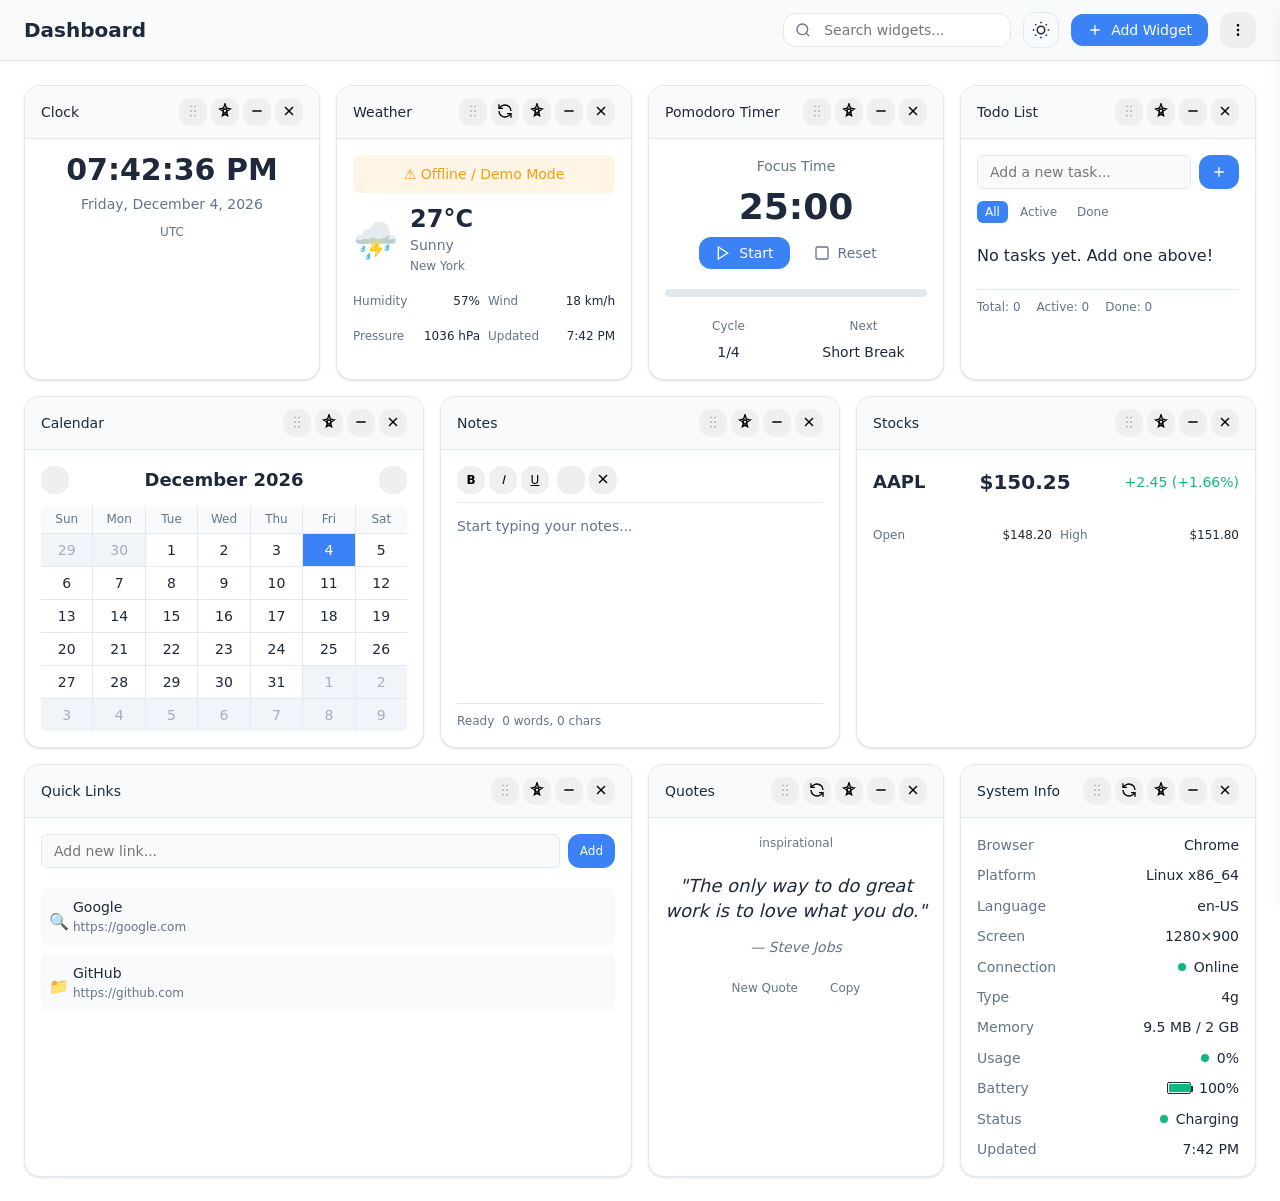
<file: dashboard/index.html>
<!DOCTYPE html>
<html lang="en">
<head>
    <meta charset="UTF-8">
    <meta name="viewport" content="width=device-width, initial-scale=1.0">
    <title>Customizable Dashboard</title>
    <meta name="description" content="A customizable, drag-and-drop dashboard with widgets">
    
    <!-- Favicon -->
    <link rel="icon" type="image/svg+xml" href="./assets/favicon.svg">
    
    <!-- CSS -->
    <link rel="stylesheet" href="./css/base.css">
    <link rel="stylesheet" href="./css/layout.css">
    <link rel="stylesheet" href="./css/components.css">
    <link rel="stylesheet" href="./css/widgets.css">
    <link rel="stylesheet" href="./css/themes.css">
    <link rel="stylesheet" href="./css/animations.css">
    
    <!-- Preload critical resources -->
    <link rel="preload" href="./assets/icons.svg" as="image" type="image/svg+xml">
</head>
<body class="page-loading">
    <!-- Icon Sprite -->
    <div class="sr-only">
        <object data="./assets/icons.svg" type="image/svg+xml"></object>
    </div>

    <!-- Main App Container -->
    <div class="dashboard-app">
        <!-- Top App Bar -->
        <header class="app-bar" role="banner">
            <h1 class="app-title">Dashboard</h1>
            
            <div class="app-controls">
                <!-- Search -->
                <div class="app-search">
                    <input 
                        type="search" 
                        placeholder="Search widgets..." 
                        aria-label="Search widgets"
                        id="widget-search"
                    >
                    <svg class="search-icon icon" aria-hidden="true">
                        <use href="./assets/icons.svg#icon-search"></use>
                    </svg>
                </div>
                
                <!-- Theme Toggle -->
                <button 
                    class="btn btn-icon theme-toggle tooltip" 
                    data-theme="system"
                    aria-label="Toggle theme"
                    title="Toggle theme"
                >
                    <svg class="theme-toggle-icon icon light-only" aria-hidden="true">
                        <use href="./assets/icons.svg#icon-sun"></use>
                    </svg>
                    <svg class="theme-toggle-icon icon dark-only" aria-hidden="true">
                        <use href="./assets/icons.svg#icon-moon"></use>
                    </svg>
                </button>
                
                <!-- Add Widget Button -->
                <button 
                    class="btn btn-primary" 
                    id="add-widget-btn"
                    aria-label="Add new widget"
                >
                    <svg class="icon" aria-hidden="true">
                        <use href="./assets/icons.svg#icon-plus"></use>
                    </svg>
                    Add Widget
                </button>
                
                <!-- Menu -->
                <div class="dropdown">
                    <button 
                        class="btn btn-icon" 
                        id="menu-btn"
                        aria-label="Open menu"
                        aria-expanded="false"
                        aria-haspopup="true"
                    >
                        <svg class="icon" aria-hidden="true">
                            <use href="./assets/icons.svg#icon-menu"></use>
                        </svg>
                    </button>
                    
                    <div class="dropdown-content" role="menu">
                        <button class="dropdown-item" id="import-btn" role="menuitem">
                            <svg class="icon" aria-hidden="true">
                                <use href="./assets/icons.svg#icon-upload"></use>
                            </svg>
                            Import Layout
                        </button>
                        <button class="dropdown-item" id="export-btn" role="menuitem">
                            <svg class="icon" aria-hidden="true">
                                <use href="./assets/icons.svg#icon-download"></use>
                            </svg>
                            Export Layout
                        </button>
                        <div class="dropdown-divider"></div>
                        <button class="dropdown-item danger" id="reset-btn" role="menuitem">
                            <svg class="icon" aria-hidden="true">
                                <use href="./assets/icons.svg#icon-reset"></use>
                            </svg>
                            Reset to Default
                        </button>
                    </div>
                </div>
            </div>
        </header>

        <!-- Main Content -->
        <main class="dashboard-main" role="main">
            <!-- Widget Grid -->
            <div class="widget-grid" id="widget-grid" role="region" aria-label="Dashboard widgets">
                <!-- Widgets will be dynamically inserted here -->
            </div>
            
            <!-- Grid Overlay (for development/debugging) -->
            <div class="grid-overlay" id="grid-overlay" aria-hidden="true">
                <!-- Grid cells will be generated by JavaScript -->
            </div>
        </main>
    </div>

    <!-- Side Panel -->
    <aside class="side-panel" id="side-panel" role="complementary" aria-label="Widget library">
        <div class="side-panel-header">
            <h2>Widget Library</h2>
            <button class="btn btn-icon" id="close-panel-btn" aria-label="Close panel">
                <svg class="icon" aria-hidden="true">
                    <use href="./assets/icons.svg#icon-close"></use>
                </svg>
            </button>
        </div>
        
        <div class="side-panel-content">
            <div class="widget-library" id="widget-library">
                <!-- Widget previews will be populated by JavaScript -->
            </div>
        </div>
    </aside>

    <!-- Modal for Add Widget -->
    <div class="modal-overlay" id="add-widget-modal" role="dialog" aria-labelledby="add-widget-title" aria-hidden="true">
        <div class="modal">
            <div class="modal-header">
                <h2 class="modal-title" id="add-widget-title">Add Widget</h2>
                <button class="btn btn-icon" aria-label="Close modal">
                    <svg class="icon" aria-hidden="true">
                        <use href="./assets/icons.svg#icon-close"></use>
                    </svg>
                </button>
            </div>
            
            <div class="modal-content">
                <div class="widget-library" id="modal-widget-library">
                    <!-- Widget options will be populated by JavaScript -->
                </div>
            </div>
        </div>
    </div>

    <!-- Modal for Widget Settings -->
    <div class="modal-overlay" id="widget-settings-modal" role="dialog" aria-labelledby="widget-settings-title" aria-hidden="true">
        <div class="modal">
            <div class="modal-header">
                <h2 class="modal-title" id="widget-settings-title">Widget Settings</h2>
                <button class="btn btn-icon" aria-label="Close modal">
                    <svg class="icon" aria-hidden="true">
                        <use href="./assets/icons.svg#icon-close"></use>
                    </svg>
                </button>
            </div>
            
            <div class="modal-content" id="widget-settings-content">
                <!-- Settings form will be populated by JavaScript -->
            </div>
            
            <div class="modal-footer">
                <button class="btn btn-secondary" id="cancel-settings-btn">Cancel</button>
                <button class="btn btn-primary" id="save-settings-btn">Save Changes</button>
            </div>
        </div>
    </div>

    <!-- Modal for Theme Selection -->
    <div class="modal-overlay" id="theme-modal" role="dialog" aria-labelledby="theme-title" aria-hidden="true">
        <div class="modal">
            <div class="modal-header">
                <h2 class="modal-title" id="theme-title">Choose Theme</h2>
                <button class="btn btn-icon" aria-label="Close modal">
                    <svg class="icon" aria-hidden="true">
                        <use href="./assets/icons.svg#icon-close"></use>
                    </svg>
                </button>
            </div>
            
            <div class="modal-content">
                <div class="theme-selector">
                    <div class="theme-option" data-theme="system">
                        <div class="theme-preview system">
                            <div class="theme-preview-bg"></div>
                            <div class="theme-preview-card"></div>
                        </div>
                        <h3 class="theme-name">System</h3>
                        <p class="theme-description">Follow system preference</p>
                    </div>
                    
                    <div class="theme-option" data-theme="light">
                        <div class="theme-preview light">
                            <div class="theme-preview-bg"></div>
                            <div class="theme-preview-card"></div>
                        </div>
                        <h3 class="theme-name">Light</h3>
                        <p class="theme-description">Clean and bright</p>
                    </div>
                    
                    <div class="theme-option" data-theme="dark">
                        <div class="theme-preview dark">
                            <div class="theme-preview-bg"></div>
                            <div class="theme-preview-card"></div>
                        </div>
                        <h3 class="theme-name">Dark</h3>
                        <p class="theme-description">Easy on the eyes</p>
                    </div>
                    
                    <div class="theme-option" data-theme="amoled">
                        <div class="theme-preview amoled">
                            <div class="theme-preview-bg"></div>
                            <div class="theme-preview-card"></div>
                        </div>
                        <h3 class="theme-name">AMOLED</h3>
                        <p class="theme-description">Pure black for OLED</p>
                    </div>
                </div>
            </div>
        </div>
    </div>

    <!-- Context Menu -->
    <div class="dropdown-content" id="context-menu" role="menu" style="position: fixed; display: none;">
        <button class="dropdown-item" id="context-settings" role="menuitem">
            <svg class="icon" aria-hidden="true">
                <use href="./assets/icons.svg#icon-settings"></use>
            </svg>
            Settings
        </button>
        <button class="dropdown-item" id="context-refresh" role="menuitem">
            <svg class="icon" aria-hidden="true">
                <use href="./assets/icons.svg#icon-refresh"></use>
            </svg>
            Refresh
        </button>
        <button class="dropdown-item" id="context-duplicate" role="menuitem">
            <svg class="icon" aria-hidden="true">
                <use href="./assets/icons.svg#icon-plus"></use>
            </svg>
            Duplicate
        </button>
        <div class="dropdown-divider"></div>
        <button class="dropdown-item danger" id="context-remove" role="menuitem">
            <svg class="icon" aria-hidden="true">
                <use href="./assets/icons.svg#icon-close"></use>
            </svg>
            Remove
        </button>
    </div>

    <!-- Toast Container -->
    <div class="toast-container" id="toast-container" role="region" aria-label="Notifications" aria-live="polite">
        <!-- Toasts will be dynamically inserted here -->
    </div>

    <!-- File Input for Import -->
    <input type="file" id="import-file" accept=".json" style="display: none;" aria-hidden="true">

    <!-- JavaScript Modules -->
    <script type="module" src="./js/main.js"></script>

    <!-- Service Worker Registration -->
    <script>
        if ('serviceWorker' in navigator) {
            window.addEventListener('load', function() {
                navigator.serviceWorker.register('./sw.js').then(function(registration) {
                    console.log('ServiceWorker registration successful');
                }, function(err) {
                    console.log('ServiceWorker registration failed: ', err);
                });
            });
        }
    </script>
</body>
</html>
</file>
<file: dashboard/css/base.css>
/* Base CSS - Reset, Variables, Typography, Utilities */

/* CSS Reset */
*,
*::before,
*::after {
  box-sizing: border-box;
  margin: 0;
  padding: 0;
}

html {
  line-height: 1.15;
  -webkit-text-size-adjust: 100%;
  scroll-behavior: smooth;
}

body {
  margin: 0;
  font-family: var(--font-family);
  background: var(--bg);
  color: var(--text);
  line-height: 1.6;
  transition: background-color 0.3s ease, color 0.3s ease;
}

/* CSS Custom Properties */
:root {
  /* Colors - Light Theme */
  --bg: #ffffff;
  --panel: #f8fafc;
  --card: #ffffff;
  --border: #e2e8f0;
  --text: #1e293b;
  --text-muted: #64748b;
  --primary: #3b82f6;
  --primary-hover: #2563eb;
  --accent: #8b5cf6;
  --success: #10b981;
  --warning: #f59e0b;
  --error: #ef4444;
  --info: #06b6d4;
  
  /* Shadows */
  --shadow-sm: 0 1px 2px 0 rgb(0 0 0 / 0.05);
  --shadow: 0 1px 3px 0 rgb(0 0 0 / 0.1), 0 1px 2px -1px rgb(0 0 0 / 0.1);
  --shadow-md: 0 4px 6px -1px rgb(0 0 0 / 0.1), 0 2px 4px -2px rgb(0 0 0 / 0.1);
  --shadow-lg: 0 10px 15px -3px rgb(0 0 0 / 0.1), 0 4px 6px -4px rgb(0 0 0 / 0.1);
  --shadow-xl: 0 20px 25px -5px rgb(0 0 0 / 0.1), 0 8px 10px -6px rgb(0 0 0 / 0.1);
  
  /* Focus and interaction */
  --ring: 0 0 0 3px rgb(59 130 246 / 0.1);
  --ring-offset: 2px;
  
  /* Border radius */
  --radius-sm: 0.125rem;
  --radius: 0.375rem;
  --radius-md: 0.5rem;
  --radius-lg: 0.75rem;
  --radius-xl: 1rem;
  --radius-2xl: 1.5rem;
  
  /* Spacing (8pt grid) */
  --space-1: 0.25rem;
  --space-2: 0.5rem;
  --space-3: 0.75rem;
  --space-4: 1rem;
  --space-5: 1.25rem;
  --space-6: 1.5rem;
  --space-8: 2rem;
  --space-10: 2.5rem;
  --space-12: 3rem;
  --space-16: 4rem;
  --space-20: 5rem;
  --space-24: 6rem;
  
  /* Typography */
  --font-family: system-ui, -apple-system, 'Segoe UI', Roboto, sans-serif;
  --font-family-mono: 'SF Mono', Monaco, 'Cascadia Code', 'Roboto Mono', Consolas, 'Courier New', monospace;
  
  --font-size-xs: 0.75rem;
  --font-size-sm: 0.875rem;
  --font-size-base: 1rem;
  --font-size-lg: 1.125rem;
  --font-size-xl: 1.25rem;
  --font-size-2xl: 1.5rem;
  --font-size-3xl: 1.875rem;
  --font-size-4xl: 2.25rem;
  
  --font-weight-normal: 400;
  --font-weight-medium: 500;
  --font-weight-semibold: 600;
  --font-weight-bold: 700;
  
  /* Layout */
  --grid-cols: 12;
  --grid-gap: 1rem;
  --grid-row-height: 60px;
  
  /* Animation */
  --duration-fast: 150ms;
  --duration-normal: 250ms;
  --duration-slow: 350ms;
  --easing: cubic-bezier(0.4, 0, 0.2, 1);
  --easing-spring: cubic-bezier(0.68, -0.55, 0.265, 1.55);
  
  /* Backdrop blur */
  --blur: 12px;
  --blur-sm: 4px;
  --blur-lg: 24px;
}

/* Dark Theme */
[data-theme="dark"] {
  --bg: #0f172a;
  --panel: #1e293b;
  --card: #334155;
  --border: #475569;
  --text: #f1f5f9;
  --text-muted: #94a3b8;
  --primary: #60a5fa;
  --primary-hover: #3b82f6;
  --accent: #a78bfa;
  --success: #34d399;
  --warning: #fbbf24;
  --error: #f87171;
  --info: #22d3ee;
}

/* AMOLED Theme */
[data-theme="amoled"] {
  --bg: #000000;
  --panel: #111111;
  --card: #1a1a1a;
  --border: #333333;
  --text: #ffffff;
  --text-muted: #a1a1a1;
  --primary: #60a5fa;
  --primary-hover: #3b82f6;
  --accent: #a78bfa;
  --success: #34d399;
  --warning: #fbbf24;
  --error: #f87171;
  --info: #22d3ee;
}

/* System theme detection */
@media (prefers-color-scheme: dark) {
  :root:not([data-theme]) {
    --bg: #0f172a;
    --panel: #1e293b;
    --card: #334155;
    --border: #475569;
    --text: #f1f5f9;
    --text-muted: #94a3b8;
    --primary: #60a5fa;
    --primary-hover: #3b82f6;
    --accent: #a78bfa;
    --success: #34d399;
    --warning: #fbbf24;
    --error: #f87171;
    --info: #22d3ee;
  }
}

/* Typography */
h1, h2, h3, h4, h5, h6 {
  font-weight: var(--font-weight-semibold);
  line-height: 1.2;
  margin-bottom: var(--space-4);
}

h1 { font-size: var(--font-size-4xl); }
h2 { font-size: var(--font-size-3xl); }
h3 { font-size: var(--font-size-2xl); }
h4 { font-size: var(--font-size-xl); }
h5 { font-size: var(--font-size-lg); }
h6 { font-size: var(--font-size-base); }

p {
  margin-bottom: var(--space-4);
}

small {
  font-size: var(--font-size-sm);
  color: var(--text-muted);
}

/* Links */
a {
  color: var(--primary);
  text-decoration: none;
  transition: color var(--duration-fast) var(--easing);
}

a:hover {
  color: var(--primary-hover);
}

a:focus-visible {
  outline: 2px solid var(--primary);
  outline-offset: var(--ring-offset);
  border-radius: var(--radius-sm);
}

/* Form elements */
input, textarea, select, button {
  font-family: inherit;
  font-size: inherit;
}

/* Focus styles */
:focus-visible {
  outline: 2px solid var(--primary);
  outline-offset: var(--ring-offset);
}

/* Utility Classes */

/* Display */
.hidden { display: none !important; }
.block { display: block; }
.inline-block { display: inline-block; }
.inline { display: inline; }
.flex { display: flex; }
.inline-flex { display: inline-flex; }
.grid { display: grid; }
.inline-grid { display: inline-grid; }

/* Flexbox */
.flex-row { flex-direction: row; }
.flex-col { flex-direction: column; }
.flex-wrap { flex-wrap: wrap; }
.flex-nowrap { flex-wrap: nowrap; }
.items-start { align-items: flex-start; }
.items-center { align-items: center; }
.items-end { align-items: flex-end; }
.items-stretch { align-items: stretch; }
.justify-start { justify-content: flex-start; }
.justify-center { justify-content: center; }
.justify-end { justify-content: flex-end; }
.justify-between { justify-content: space-between; }
.justify-around { justify-content: space-around; }
.flex-1 { flex: 1 1 0%; }
.flex-auto { flex: 1 1 auto; }
.flex-none { flex: none; }

/* Grid */
.grid-cols-1 { grid-template-columns: repeat(1, minmax(0, 1fr)); }
.grid-cols-2 { grid-template-columns: repeat(2, minmax(0, 1fr)); }
.grid-cols-3 { grid-template-columns: repeat(3, minmax(0, 1fr)); }
.grid-cols-4 { grid-template-columns: repeat(4, minmax(0, 1fr)); }
.grid-cols-6 { grid-template-columns: repeat(6, minmax(0, 1fr)); }
.grid-cols-12 { grid-template-columns: repeat(12, minmax(0, 1fr)); }
.gap-1 { gap: var(--space-1); }
.gap-2 { gap: var(--space-2); }
.gap-3 { gap: var(--space-3); }
.gap-4 { gap: var(--space-4); }
.gap-6 { gap: var(--space-6); }
.gap-8 { gap: var(--space-8); }

/* Spacing */
.p-0 { padding: 0; }
.p-1 { padding: var(--space-1); }
.p-2 { padding: var(--space-2); }
.p-3 { padding: var(--space-3); }
.p-4 { padding: var(--space-4); }
.p-6 { padding: var(--space-6); }
.p-8 { padding: var(--space-8); }

.px-1 { padding-left: var(--space-1); padding-right: var(--space-1); }
.px-2 { padding-left: var(--space-2); padding-right: var(--space-2); }
.px-3 { padding-left: var(--space-3); padding-right: var(--space-3); }
.px-4 { padding-left: var(--space-4); padding-right: var(--space-4); }
.px-6 { padding-left: var(--space-6); padding-right: var(--space-6); }

.py-1 { padding-top: var(--space-1); padding-bottom: var(--space-1); }
.py-2 { padding-top: var(--space-2); padding-bottom: var(--space-2); }
.py-3 { padding-top: var(--space-3); padding-bottom: var(--space-3); }
.py-4 { padding-top: var(--space-4); padding-bottom: var(--space-4); }

.m-0 { margin: 0; }
.m-1 { margin: var(--space-1); }
.m-2 { margin: var(--space-2); }
.m-3 { margin: var(--space-3); }
.m-4 { margin: var(--space-4); }
.m-auto { margin: auto; }

.mx-auto { margin-left: auto; margin-right: auto; }
.my-auto { margin-top: auto; margin-bottom: auto; }

.mb-1 { margin-bottom: var(--space-1); }
.mb-2 { margin-bottom: var(--space-2); }
.mb-3 { margin-bottom: var(--space-3); }
.mb-4 { margin-bottom: var(--space-4); }
.mb-6 { margin-bottom: var(--space-6); }

.mt-1 { margin-top: var(--space-1); }
.mt-2 { margin-top: var(--space-2); }
.mt-3 { margin-top: var(--space-3); }
.mt-4 { margin-top: var(--space-4); }

/* Text */
.text-left { text-align: left; }
.text-center { text-align: center; }
.text-right { text-align: right; }
.text-xs { font-size: var(--font-size-xs); }
.text-sm { font-size: var(--font-size-sm); }
.text-base { font-size: var(--font-size-base); }
.text-lg { font-size: var(--font-size-lg); }
.text-xl { font-size: var(--font-size-xl); }
.text-2xl { font-size: var(--font-size-2xl); }

.font-normal { font-weight: var(--font-weight-normal); }
.font-medium { font-weight: var(--font-weight-medium); }
.font-semibold { font-weight: var(--font-weight-semibold); }
.font-bold { font-weight: var(--font-weight-bold); }

.text-muted { color: var(--text-muted); }
.text-primary { color: var(--primary); }
.text-success { color: var(--success); }
.text-warning { color: var(--warning); }
.text-error { color: var(--error); }

/* Borders */
.border { border: 1px solid var(--border); }
.border-t { border-top: 1px solid var(--border); }
.border-b { border-bottom: 1px solid var(--border); }
.border-l { border-left: 1px solid var(--border); }
.border-r { border-right: 1px solid var(--border); }

.rounded { border-radius: var(--radius); }
.rounded-sm { border-radius: var(--radius-sm); }
.rounded-md { border-radius: var(--radius-md); }
.rounded-lg { border-radius: var(--radius-lg); }
.rounded-xl { border-radius: var(--radius-xl); }
.rounded-2xl { border-radius: var(--radius-2xl); }
.rounded-full { border-radius: 9999px; }

/* Background */
.bg-transparent { background-color: transparent; }
.bg-card { background-color: var(--card); }
.bg-panel { background-color: var(--panel); }
.bg-primary { background-color: var(--primary); }
.bg-success { background-color: var(--success); }
.bg-warning { background-color: var(--warning); }
.bg-error { background-color: var(--error); }

/* Shadows */
.shadow-sm { box-shadow: var(--shadow-sm); }
.shadow { box-shadow: var(--shadow); }
.shadow-md { box-shadow: var(--shadow-md); }
.shadow-lg { box-shadow: var(--shadow-lg); }
.shadow-xl { box-shadow: var(--shadow-xl); }

/* Positioning */
.relative { position: relative; }
.absolute { position: absolute; }
.fixed { position: fixed; }
.sticky { position: sticky; }
.static { position: static; }

.inset-0 { top: 0; right: 0; bottom: 0; left: 0; }
.top-0 { top: 0; }
.right-0 { right: 0; }
.bottom-0 { bottom: 0; }
.left-0 { left: 0; }

/* Z-index */
.z-10 { z-index: 10; }
.z-20 { z-index: 20; }
.z-30 { z-index: 30; }
.z-40 { z-index: 40; }
.z-50 { z-index: 50; }

/* Width & Height */
.w-full { width: 100%; }
.w-auto { width: auto; }
.h-full { height: 100%; }
.h-auto { height: auto; }
.h-screen { height: 100vh; }
.min-h-screen { min-height: 100vh; }

/* Overflow */
.overflow-hidden { overflow: hidden; }
.overflow-auto { overflow: auto; }
.overflow-scroll { overflow: scroll; }
.overflow-x-auto { overflow-x: auto; }
.overflow-y-auto { overflow-y: auto; }

/* Cursor */
.cursor-pointer { cursor: pointer; }
.cursor-move { cursor: move; }
.cursor-grab { cursor: grab; }
.cursor-grabbing { cursor: grabbing; }
.cursor-not-allowed { cursor: not-allowed; }

/* Select */
.select-none { user-select: none; }
.select-text { user-select: text; }
.select-all { user-select: all; }

/* Accessibility */
.sr-only {
  position: absolute;
  width: 1px;
  height: 1px;
  padding: 0;
  margin: -1px;
  overflow: hidden;
  clip: rect(0, 0, 0, 0);
  white-space: nowrap;
  border: 0;
}

.visually-hidden {
  position: absolute !important;
  width: 1px !important;
  height: 1px !important;
  padding: 0 !important;
  margin: -1px !important;
  overflow: hidden !important;
  clip: rect(0, 0, 0, 0) !important;
  white-space: nowrap !important;
  border: 0 !important;
}

/* Reduced motion */
@media (prefers-reduced-motion: reduce) {
  *,
  *::before,
  *::after {
    animation-duration: 0.01ms !important;
    animation-iteration-count: 1 !important;
    transition-duration: 0.01ms !important;
    scroll-behavior: auto !important;
  }
}
</file>
<file: dashboard/css/layout.css>
/* Layout CSS - Grid System, Responsive Layout */

/* App Layout */
.dashboard-app {
  display: flex;
  flex-direction: column;
  min-height: 100vh;
  background: var(--bg);
}

/* Top App Bar */
.app-bar {
  display: flex;
  align-items: center;
  justify-content: space-between;
  padding: var(--space-3) var(--space-6);
  background: var(--panel);
  border-bottom: 1px solid var(--border);
  box-shadow: var(--shadow-sm);
  position: sticky;
  top: 0;
  z-index: 40;
  backdrop-filter: blur(var(--blur));
}

.app-title {
  font-size: var(--font-size-xl);
  font-weight: var(--font-weight-semibold);
  color: var(--text);
  margin: 0;
}

.app-controls {
  display: flex;
  align-items: center;
  gap: var(--space-3);
}

.app-search {
  position: relative;
  max-width: 300px;
}

.app-search input {
  width: 100%;
  padding: var(--space-2) var(--space-3) var(--space-2) var(--space-10);
  border: 1px solid var(--border);
  border-radius: var(--radius-lg);
  background: var(--card);
  color: var(--text);
  font-size: var(--font-size-sm);
  transition: border-color var(--duration-fast) var(--easing);
}

.app-search input:focus {
  outline: none;
  border-color: var(--primary);
  box-shadow: var(--ring);
}

.app-search .search-icon {
  position: absolute;
  left: var(--space-3);
  top: 50%;
  transform: translateY(-50%);
  width: 16px;
  height: 16px;
  color: var(--text-muted);
  pointer-events: none;
}

/* Main Content Area */
.dashboard-main {
  flex: 1;
  padding: var(--space-6);
  overflow: hidden;
}

/* Widget Grid Container */
.widget-grid {
  display: grid;
  grid-template-columns: repeat(var(--grid-cols), 1fr);
  gap: var(--grid-gap);
  min-height: 100%;
  position: relative;
}

/* Widget Grid Item */
.widget-grid-item {
  position: relative;
  background: var(--card);
  border: 1px solid var(--border);
  border-radius: var(--radius-xl);
  box-shadow: var(--shadow);
  transition: all var(--duration-normal) var(--easing);
  overflow: hidden;
  display: flex;
  flex-direction: column;
  min-height: calc(var(--grid-row-height) * 2);
}

.widget-grid-item:hover {
  box-shadow: var(--shadow-lg);
  transform: translateY(-2px);
}

.widget-grid-item:focus-within {
  outline: 2px solid var(--primary);
  outline-offset: 2px;
}

/* Widget being dragged */
.widget-grid-item.dragging {
  opacity: 0.8;
  transform: rotate(2deg) scale(1.02);
  z-index: 1000;
  box-shadow: var(--shadow-xl);
  cursor: grabbing;
}

/* Widget drag ghost/preview */
.widget-drag-ghost {
  position: absolute;
  background: var(--primary);
  opacity: 0.2;
  border: 2px dashed var(--primary);
  border-radius: var(--radius-xl);
  pointer-events: none;
  z-index: 999;
}

/* Widget Header */
.widget-header {
  display: flex;
  align-items: center;
  justify-content: space-between;
  padding: var(--space-3) var(--space-4);
  border-bottom: 1px solid var(--border);
  background: var(--panel);
  min-height: 48px;
}

.widget-title {
  font-size: var(--font-size-sm);
  font-weight: var(--font-weight-medium);
  color: var(--text);
  margin: 0;
  flex: 1;
  white-space: nowrap;
  overflow: hidden;
  text-overflow: ellipsis;
}

.widget-actions {
  display: flex;
  align-items: center;
  gap: var(--space-1);
}

.widget-drag-handle {
  cursor: grab;
  color: var(--text-muted);
  padding: var(--space-1);
  border-radius: var(--radius);
  transition: color var(--duration-fast) var(--easing);
}

.widget-drag-handle:hover {
  color: var(--text);
}

.widget-drag-handle:active {
  cursor: grabbing;
}

/* Widget Content */
.widget-content {
  flex: 1;
  padding: var(--space-4);
  overflow: auto;
  display: flex;
  flex-direction: column;
}

.widget-content.minimized {
  display: none;
}

/* Widget expanded state */
.widget-grid-item.expanded {
  grid-column: 1 / -1;
  grid-row: 1 / -1;
  z-index: 30;
  max-height: 90vh;
  overflow: auto;
}

.widget-grid-item.expanded .widget-content {
  overflow: auto;
}

/* Resize Handles */
.resize-handle {
  position: absolute;
  background: transparent;
  z-index: 10;
}

.resize-handle:hover {
  background: var(--primary);
  opacity: 0.3;
}

.resize-handle.active {
  background: var(--primary);
  opacity: 0.5;
}

.resize-n {
  top: 0;
  left: 0;
  right: 0;
  height: 4px;
  cursor: ns-resize;
}

.resize-s {
  bottom: 0;
  left: 0;
  right: 0;
  height: 4px;
  cursor: ns-resize;
}

.resize-e {
  top: 0;
  right: 0;
  bottom: 0;
  width: 4px;
  cursor: ew-resize;
}

.resize-w {
  top: 0;
  left: 0;
  bottom: 0;
  width: 4px;
  cursor: ew-resize;
}

.resize-ne {
  top: 0;
  right: 0;
  width: 8px;
  height: 8px;
  cursor: ne-resize;
}

.resize-nw {
  top: 0;
  left: 0;
  width: 8px;
  height: 8px;
  cursor: nw-resize;
}

.resize-se {
  bottom: 0;
  right: 0;
  width: 8px;
  height: 8px;
  cursor: se-resize;
}

.resize-sw {
  bottom: 0;
  left: 0;
  width: 8px;
  height: 8px;
  cursor: sw-resize;
}

/* Side Panel */
.side-panel {
  position: fixed;
  top: 0;
  right: 0;
  bottom: 0;
  width: 320px;
  background: var(--panel);
  border-left: 1px solid var(--border);
  box-shadow: var(--shadow-lg);
  transform: translateX(100%);
  transition: transform var(--duration-normal) var(--easing);
  z-index: 50;
  overflow-y: auto;
}

.side-panel.open {
  transform: translateX(0);
}

.side-panel-header {
  padding: var(--space-4);
  border-bottom: 1px solid var(--border);
}

.side-panel-content {
  padding: var(--space-4);
}

/* Widget Library */
.widget-library {
  display: grid;
  gap: var(--space-3);
}

.widget-preview {
  padding: var(--space-3);
  border: 1px solid var(--border);
  border-radius: var(--radius-lg);
  background: var(--card);
  cursor: pointer;
  transition: all var(--duration-fast) var(--easing);
}

.widget-preview:hover {
  border-color: var(--primary);
  box-shadow: var(--shadow);
}

.widget-preview-title {
  font-size: var(--font-size-sm);
  font-weight: var(--font-weight-medium);
  margin-bottom: var(--space-1);
}

.widget-preview-description {
  font-size: var(--font-size-xs);
  color: var(--text-muted);
}

/* Grid Overlay (for debugging/development) */
.grid-overlay {
  position: absolute;
  top: 0;
  left: 0;
  right: 0;
  bottom: 0;
  display: grid;
  grid-template-columns: repeat(var(--grid-cols), 1fr);
  gap: var(--grid-gap);
  pointer-events: none;
  z-index: 1;
  opacity: 0;
  transition: opacity var(--duration-fast) var(--easing);
}

.grid-overlay.visible {
  opacity: 1;
}

.grid-cell {
  border: 1px dashed rgba(59, 130, 246, 0.3);
  background: rgba(59, 130, 246, 0.05);
  min-height: var(--grid-row-height);
}

/* Responsive Design */
@media (max-width: 1200px) {
  :root {
    --grid-cols: 8;
  }
  
  .app-bar {
    padding: var(--space-3) var(--space-4);
  }
  
  .dashboard-main {
    padding: var(--space-4);
  }
}

@media (max-width: 768px) {
  :root {
    --grid-cols: 4;
    --grid-gap: 0.75rem;
    --grid-row-height: 50px;
  }
  
  .app-bar {
    padding: var(--space-2) var(--space-3);
    flex-wrap: wrap;
    gap: var(--space-2);
  }
  
  .app-title {
    font-size: var(--font-size-lg);
  }
  
  .app-controls {
    flex-wrap: wrap;
    gap: var(--space-2);
  }
  
  .app-search {
    max-width: 200px;
  }
  
  .dashboard-main {
    padding: var(--space-3);
  }
  
  .widget-header {
    padding: var(--space-2) var(--space-3);
    min-height: 40px;
  }
  
  .widget-content {
    padding: var(--space-3);
  }
  
  .side-panel {
    width: 280px;
  }
}

@media (max-width: 480px) {
  :root {
    --grid-cols: 2;
    --grid-gap: 0.5rem;
    --grid-row-height: 40px;
  }
  
  .app-bar {
    padding: var(--space-2);
  }
  
  .app-title {
    font-size: var(--font-size-base);
  }
  
  .dashboard-main {
    padding: var(--space-2);
  }
  
  .widget-header {
    padding: var(--space-2);
    min-height: 36px;
  }
  
  .widget-title {
    font-size: var(--font-size-xs);
  }
  
  .widget-content {
    padding: var(--space-2);
  }
  
  .side-panel {
    width: 100%;
    left: 0;
  }
}
</file>
<file: dashboard/css/components.css>
/* Components CSS - Buttons, Modals, Toasts, Tooltips */

/* Buttons */
.btn {
  display: inline-flex;
  align-items: center;
  justify-content: center;
  gap: var(--space-2);
  padding: var(--space-2) var(--space-4);
  border: none;
  border-radius: var(--radius-lg);
  font-size: var(--font-size-sm);
  font-weight: var(--font-weight-medium);
  line-height: 1;
  text-decoration: none;
  cursor: pointer;
  transition: all var(--duration-fast) var(--easing);
  position: relative;
  overflow: hidden;
  user-select: none;
}

.btn:disabled {
  opacity: 0.5;
  cursor: not-allowed;
}

.btn:focus-visible {
  outline: 2px solid var(--primary);
  outline-offset: 2px;
}

/* Button variants */
.btn-primary {
  background: var(--primary);
  color: white;
}

.btn-primary:hover:not(:disabled) {
  background: var(--primary-hover);
  transform: translateY(-1px);
  box-shadow: var(--shadow-md);
}

.btn-secondary {
  background: var(--panel);
  color: var(--text);
  border: 1px solid var(--border);
}

.btn-secondary:hover:not(:disabled) {
  background: var(--card);
  transform: translateY(-1px);
  box-shadow: var(--shadow);
}

.btn-ghost {
  background: transparent;
  color: var(--text-muted);
}

.btn-ghost:hover:not(:disabled) {
  background: var(--panel);
  color: var(--text);
}

.btn-success {
  background: var(--success);
  color: white;
}

.btn-success:hover:not(:disabled) {
  background: color-mix(in srgb, var(--success) 90%, black);
  transform: translateY(-1px);
  box-shadow: var(--shadow-md);
}

.btn-warning {
  background: var(--warning);
  color: white;
}

.btn-warning:hover:not(:disabled) {
  background: color-mix(in srgb, var(--warning) 90%, black);
  transform: translateY(-1px);
  box-shadow: var(--shadow-md);
}

.btn-error {
  background: var(--error);
  color: white;
}

.btn-error:hover:not(:disabled) {
  background: color-mix(in srgb, var(--error) 90%, black);
  transform: translateY(-1px);
  box-shadow: var(--shadow-md);
}

/* Button sizes */
.btn-sm {
  padding: var(--space-1) var(--space-3);
  font-size: var(--font-size-xs);
}

.btn-lg {
  padding: var(--space-3) var(--space-6);
  font-size: var(--font-size-base);
}

/* Icon buttons */
.btn-icon {
  padding: var(--space-2);
  width: 36px;
  height: 36px;
}

.btn-icon.btn-sm {
  width: 28px;
  height: 28px;
  padding: var(--space-1);
}

.btn-icon.btn-lg {
  width: 44px;
  height: 44px;
  padding: var(--space-3);
}

/* Button ripple effect */
.btn::before {
  content: '';
  position: absolute;
  top: 50%;
  left: 50%;
  width: 0;
  height: 0;
  border-radius: 50%;
  background: rgba(255, 255, 255, 0.3);
  transform: translate(-50%, -50%);
  transition: width var(--duration-normal) var(--easing), 
              height var(--duration-normal) var(--easing);
}

.btn:active::before {
  width: 300px;
  height: 300px;
}

/* Icon component */
.icon {
  width: 16px;
  height: 16px;
  flex-shrink: 0;
  fill: currentColor;
}

.icon-sm {
  width: 12px;
  height: 12px;
}

.icon-lg {
  width: 20px;
  height: 20px;
}

.icon-xl {
  width: 24px;
  height: 24px;
}

/* Forms */
.form-group {
  margin-bottom: var(--space-4);
}

.form-label {
  display: block;
  font-size: var(--font-size-sm);
  font-weight: var(--font-weight-medium);
  color: var(--text);
  margin-bottom: var(--space-2);
}

.form-input,
.form-textarea,
.form-select {
  width: 100%;
  padding: var(--space-3);
  border: 1px solid var(--border);
  border-radius: var(--radius-lg);
  background: var(--card);
  color: var(--text);
  font-size: var(--font-size-sm);
  transition: border-color var(--duration-fast) var(--easing);
}

.form-input:focus,
.form-textarea:focus,
.form-select:focus {
  outline: none;
  border-color: var(--primary);
  box-shadow: var(--ring);
}

.form-textarea {
  resize: vertical;
  min-height: 80px;
}

.form-error {
  display: block;
  font-size: var(--font-size-xs);
  color: var(--error);
  margin-top: var(--space-1);
}

/* Checkbox and Radio */
.form-checkbox,
.form-radio {
  appearance: none;
  width: 16px;
  height: 16px;
  border: 2px solid var(--border);
  background: var(--card);
  cursor: pointer;
  transition: all var(--duration-fast) var(--easing);
}

.form-checkbox {
  border-radius: var(--radius);
}

.form-radio {
  border-radius: 50%;
}

.form-checkbox:checked,
.form-radio:checked {
  background: var(--primary);
  border-color: var(--primary);
}

.form-checkbox:checked::before {
  content: '✓';
  display: block;
  text-align: center;
  color: white;
  font-size: 12px;
  line-height: 12px;
}

.form-radio:checked::before {
  content: '';
  display: block;
  width: 6px;
  height: 6px;
  border-radius: 50%;
  background: white;
  margin: 3px auto;
}

.form-switch {
  appearance: none;
  width: 40px;
  height: 20px;
  border-radius: 10px;
  background: var(--border);
  cursor: pointer;
  position: relative;
  transition: background var(--duration-fast) var(--easing);
}

.form-switch::before {
  content: '';
  position: absolute;
  top: 2px;
  left: 2px;
  width: 16px;
  height: 16px;
  border-radius: 50%;
  background: white;
  transition: transform var(--duration-fast) var(--easing);
}

.form-switch:checked {
  background: var(--primary);
}

.form-switch:checked::before {
  transform: translateX(20px);
}

/* Modals */
.modal-overlay {
  position: fixed;
  top: 0;
  left: 0;
  right: 0;
  bottom: 0;
  background: rgba(0, 0, 0, 0.5);
  backdrop-filter: blur(var(--blur-sm));
  display: flex;
  align-items: center;
  justify-content: center;
  padding: var(--space-4);
  z-index: 1000;
  opacity: 0;
  visibility: hidden;
  transition: all var(--duration-normal) var(--easing);
}

.modal-overlay.open {
  opacity: 1;
  visibility: visible;
}

.modal {
  background: var(--card);
  border-radius: var(--radius-2xl);
  box-shadow: var(--shadow-xl);
  max-width: 500px;
  width: 100%;
  max-height: 90vh;
  overflow: hidden;
  transform: scale(0.95) translateY(20px);
  transition: transform var(--duration-normal) var(--easing);
}

.modal-overlay.open .modal {
  transform: scale(1) translateY(0);
}

.modal-header {
  padding: var(--space-6) var(--space-6) var(--space-4);
  border-bottom: 1px solid var(--border);
  display: flex;
  align-items: center;
  justify-content: space-between;
}

.modal-title {
  font-size: var(--font-size-xl);
  font-weight: var(--font-weight-semibold);
  margin: 0;
}

.modal-content {
  padding: var(--space-6);
  overflow-y: auto;
  max-height: calc(90vh - 140px);
}

.modal-footer {
  padding: var(--space-4) var(--space-6) var(--space-6);
  border-top: 1px solid var(--border);
  display: flex;
  gap: var(--space-3);
  justify-content: flex-end;
}

/* Toast Notifications */
.toast-container {
  position: fixed;
  top: var(--space-6);
  right: var(--space-6);
  z-index: 1100;
  display: flex;
  flex-direction: column;
  gap: var(--space-3);
  max-width: 400px;
}

.toast {
  background: var(--card);
  border: 1px solid var(--border);
  border-radius: var(--radius-xl);
  box-shadow: var(--shadow-lg);
  padding: var(--space-4);
  display: flex;
  align-items: center;
  gap: var(--space-3);
  transform: translateX(100%);
  transition: transform var(--duration-normal) var(--easing);
  position: relative;
  overflow: hidden;
}

.toast.show {
  transform: translateX(0);
}

.toast-icon {
  flex-shrink: 0;
  width: 20px;
  height: 20px;
}

.toast-content {
  flex: 1;
}

.toast-title {
  font-size: var(--font-size-sm);
  font-weight: var(--font-weight-medium);
  margin: 0;
  margin-bottom: var(--space-1);
}

.toast-message {
  font-size: var(--font-size-sm);
  color: var(--text-muted);
  margin: 0;
}

.toast-close {
  background: none;
  border: none;
  color: var(--text-muted);
  cursor: pointer;
  padding: var(--space-1);
  border-radius: var(--radius);
  transition: color var(--duration-fast) var(--easing);
}

.toast-close:hover {
  color: var(--text);
}

.toast-progress {
  position: absolute;
  bottom: 0;
  left: 0;
  height: 2px;
  background: var(--primary);
  transition: width linear;
}

/* Toast variants */
.toast.success {
  border-left: 4px solid var(--success);
}

.toast.warning {
  border-left: 4px solid var(--warning);
}

.toast.error {
  border-left: 4px solid var(--error);
}

.toast.info {
  border-left: 4px solid var(--info);
}

/* Tooltips */
.tooltip {
  position: relative;
  display: inline-block;
}

.tooltip-content {
  position: absolute;
  bottom: 100%;
  left: 50%;
  transform: translateX(-50%);
  background: var(--text);
  color: var(--bg);
  padding: var(--space-2) var(--space-3);
  border-radius: var(--radius);
  font-size: var(--font-size-xs);
  white-space: nowrap;
  opacity: 0;
  visibility: hidden;
  transition: all var(--duration-fast) var(--easing);
  z-index: 1000;
  margin-bottom: var(--space-2);
}

.tooltip-content::after {
  content: '';
  position: absolute;
  top: 100%;
  left: 50%;
  transform: translateX(-50%);
  border: 4px solid transparent;
  border-top-color: var(--text);
}

.tooltip:hover .tooltip-content,
.tooltip:focus-within .tooltip-content {
  opacity: 1;
  visibility: visible;
}

/* Tooltip positions */
.tooltip-top .tooltip-content {
  bottom: 100%;
  margin-bottom: var(--space-2);
}

.tooltip-bottom .tooltip-content {
  top: 100%;
  bottom: auto;
  margin-top: var(--space-2);
  margin-bottom: 0;
}

.tooltip-bottom .tooltip-content::after {
  top: -4px;
  border-top-color: transparent;
  border-bottom-color: var(--text);
}

.tooltip-left .tooltip-content {
  top: 50%;
  bottom: auto;
  left: auto;
  right: 100%;
  transform: translateY(-50%);
  margin-right: var(--space-2);
  margin-bottom: 0;
}

.tooltip-left .tooltip-content::after {
  top: 50%;
  left: 100%;
  transform: translateY(-50%);
  border-top-color: transparent;
  border-left-color: var(--text);
}

.tooltip-right .tooltip-content {
  top: 50%;
  bottom: auto;
  left: 100%;
  transform: translateY(-50%);
  margin-left: var(--space-2);
  margin-bottom: 0;
}

.tooltip-right .tooltip-content::after {
  top: 50%;
  left: -4px;
  transform: translateY(-50%);
  border-top-color: transparent;
  border-right-color: var(--text);
}

/* Progress Bar */
.progress {
  width: 100%;
  height: 8px;
  background: var(--border);
  border-radius: var(--radius-lg);
  overflow: hidden;
}

.progress-bar {
  height: 100%;
  background: var(--primary);
  transition: width var(--duration-normal) var(--easing);
}

.progress-bar.success {
  background: var(--success);
}

.progress-bar.warning {
  background: var(--warning);
}

.progress-bar.error {
  background: var(--error);
}

/* Dropdown/Context Menu */
.dropdown {
  position: relative;
  display: inline-block;
}

.dropdown-content {
  position: absolute;
  top: 100%;
  right: 0;
  background: var(--card);
  border: 1px solid var(--border);
  border-radius: var(--radius-lg);
  box-shadow: var(--shadow-lg);
  min-width: 180px;
  opacity: 0;
  visibility: hidden;
  transform: translateY(-8px);
  transition: all var(--duration-fast) var(--easing);
  z-index: 1000;
  overflow: hidden;
}

.dropdown.open .dropdown-content {
  opacity: 1;
  visibility: visible;
  transform: translateY(0);
}

.dropdown-item {
  display: flex;
  align-items: center;
  gap: var(--space-2);
  padding: var(--space-2) var(--space-3);
  color: var(--text);
  text-decoration: none;
  font-size: var(--font-size-sm);
  cursor: pointer;
  transition: background var(--duration-fast) var(--easing);
  border: none;
  background: none;
  width: 100%;
  text-align: left;
}

.dropdown-item:hover,
.dropdown-item:focus {
  background: var(--panel);
}

.dropdown-item.danger {
  color: var(--error);
}

.dropdown-item.disabled {
  opacity: 0.5;
  cursor: not-allowed;
  pointer-events: none;
}

.dropdown-divider {
  height: 1px;
  background: var(--border);
  margin: var(--space-2) 0;
}

/* Loading Spinner */
.spinner {
  display: inline-block;
  width: 20px;
  height: 20px;
  border: 2px solid var(--border);
  border-radius: 50%;
  border-top-color: var(--primary);
  animation: spin 1s linear infinite;
}

.spinner-sm {
  width: 16px;
  height: 16px;
  border-width: 1.5px;
}

.spinner-lg {
  width: 24px;
  height: 24px;
  border-width: 3px;
}

@keyframes spin {
  to {
    transform: rotate(360deg);
  }
}

/* Badge */
.badge {
  display: inline-flex;
  align-items: center;
  padding: var(--space-1) var(--space-2);
  border-radius: var(--radius-lg);
  font-size: var(--font-size-xs);
  font-weight: var(--font-weight-medium);
  line-height: 1;
}

.badge-primary {
  background: var(--primary);
  color: white;
}

.badge-secondary {
  background: var(--panel);
  color: var(--text);
}

.badge-success {
  background: var(--success);
  color: white;
}

.badge-warning {
  background: var(--warning);
  color: white;
}

.badge-error {
  background: var(--error);
  color: white;
}

/* Mobile responsiveness */
@media (max-width: 768px) {
  .modal {
    margin: var(--space-4);
    max-width: none;
  }
  
  .toast-container {
    top: var(--space-4);
    right: var(--space-4);
    left: var(--space-4);
    max-width: none;
  }
  
  .tooltip-content {
    font-size: var(--font-size-xs);
    padding: var(--space-1) var(--space-2);
  }
}
</file>
<file: dashboard/css/widgets.css>
/* Widgets CSS - Widget-specific styles */

/* Widget Base Styles */
.widget-base {
  height: 100%;
  display: flex;
  flex-direction: column;
}

.widget-empty {
  display: flex;
  align-items: center;
  justify-content: center;
  flex: 1;
  color: var(--text-muted);
  font-size: var(--font-size-sm);
  text-align: center;
  padding: var(--space-4);
}

.widget-loading {
  display: flex;
  align-items: center;
  justify-content: center;
  flex: 1;
  gap: var(--space-2);
  color: var(--text-muted);
}

.widget-error {
  display: flex;
  align-items: center;
  justify-content: center;
  flex: 1;
  flex-direction: column;
  gap: var(--space-2);
  color: var(--error);
  text-align: center;
  padding: var(--space-4);
}

.widget-error-retry {
  margin-top: var(--space-2);
}

/* Clock Widget */
.clock-widget {
  text-align: center;
  display: flex;
  flex-direction: column;
  justify-content: center;
  align-items: center;
  gap: var(--space-2);
}

.clock-time {
  font-size: var(--font-size-3xl);
  font-weight: var(--font-weight-bold);
  font-variant-numeric: tabular-nums;
  line-height: 1;
}

.clock-date {
  font-size: var(--font-size-sm);
  color: var(--text-muted);
}

.clock-timezone {
  font-size: var(--font-size-xs);
  color: var(--text-muted);
}

.clock-analog {
  width: 120px;
  height: 120px;
  margin: var(--space-2) auto;
  position: relative;
  border: 3px solid var(--border);
  border-radius: 50%;
  background: var(--card);
}

.clock-hand {
  position: absolute;
  background: var(--text);
  border-radius: 2px;
  transform-origin: bottom center;
  left: 50%;
}

.clock-hand.hour {
  width: 3px;
  height: 25px;
  top: 35px;
  margin-left: -1.5px;
}

.clock-hand.minute {
  width: 2px;
  height: 35px;
  top: 25px;
  margin-left: -1px;
}

.clock-hand.second {
  width: 1px;
  height: 40px;
  top: 20px;
  margin-left: -0.5px;
  background: var(--error);
}

.clock-center {
  position: absolute;
  top: 50%;
  left: 50%;
  width: 8px;
  height: 8px;
  background: var(--text);
  border-radius: 50%;
  transform: translate(-50%, -50%);
}

.clock-numbers {
  position: absolute;
  width: 100%;
  height: 100%;
  font-size: var(--font-size-xs);
  font-weight: var(--font-weight-medium);
}

.clock-number {
  position: absolute;
  width: 20px;
  height: 20px;
  display: flex;
  align-items: center;
  justify-content: center;
}

/* Weather Widget */
.weather-widget {
  display: flex;
  flex-direction: column;
  gap: var(--space-3);
}

.weather-current {
  display: flex;
  align-items: center;
  gap: var(--space-3);
}

.weather-icon {
  font-size: var(--font-size-4xl);
  line-height: 1;
}

.weather-main {
  flex: 1;
}

.weather-temp {
  font-size: var(--font-size-2xl);
  font-weight: var(--font-weight-bold);
  margin: 0;
}

.weather-description {
  font-size: var(--font-size-sm);
  color: var(--text-muted);
  text-transform: capitalize;
  margin: 0;
}

.weather-location {
  font-size: var(--font-size-xs);
  color: var(--text-muted);
  margin: 0;
}

.weather-details {
  display: grid;
  grid-template-columns: 1fr 1fr;
  gap: var(--space-2);
  font-size: var(--font-size-xs);
}

.weather-detail {
  display: flex;
  justify-content: space-between;
  padding: var(--space-1) 0;
}

.weather-label {
  color: var(--text-muted);
}

.weather-offline {
  text-align: center;
  color: var(--warning);
  font-size: var(--font-size-sm);
  padding: var(--space-2);
  background: color-mix(in srgb, var(--warning) 10%, transparent);
  border-radius: var(--radius);
}

/* Notes Widget */
.notes-widget {
  display: flex;
  flex-direction: column;
  height: 100%;
}

.notes-toolbar {
  display: flex;
  gap: var(--space-1);
  margin-bottom: var(--space-3);
  padding-bottom: var(--space-2);
  border-bottom: 1px solid var(--border);
}

.notes-editor {
  flex: 1;
  border: none;
  background: transparent;
  color: var(--text);
  font-family: inherit;
  font-size: var(--font-size-sm);
  line-height: 1.6;
  resize: none;
  outline: none;
}

.notes-editor::placeholder {
  color: var(--text-muted);
}

.notes-status {
  display: flex;
  align-items: center;
  gap: var(--space-2);
  margin-top: var(--space-2);
  padding-top: var(--space-2);
  border-top: 1px solid var(--border);
  font-size: var(--font-size-xs);
  color: var(--text-muted);
}

.notes-saved {
  color: var(--success);
}

/* Todo Widget */
.todo-widget {
  display: flex;
  flex-direction: column;
  gap: var(--space-3);
}

.todo-add {
  display: flex;
  gap: var(--space-2);
}

.todo-input {
  flex: 1;
  padding: var(--space-2) var(--space-3);
  border: 1px solid var(--border);
  border-radius: var(--radius);
  background: var(--panel);
  color: var(--text);
  font-size: var(--font-size-sm);
}

.todo-input:focus {
  outline: none;
  border-color: var(--primary);
}

.todo-list {
  display: flex;
  flex-direction: column;
  gap: var(--space-2);
  max-height: 200px;
  overflow-y: auto;
}

.todo-item {
  display: flex;
  align-items: center;
  gap: var(--space-2);
  padding: var(--space-2);
  background: var(--panel);
  border-radius: var(--radius);
  transition: all var(--duration-fast) var(--easing);
}

.todo-item:hover {
  background: var(--card);
}

.todo-item.completed {
  opacity: 0.6;
}

.todo-item.completed .todo-text {
  text-decoration: line-through;
}

.todo-checkbox {
  margin: 0;
}

.todo-text {
  flex: 1;
  font-size: var(--font-size-sm);
  margin: 0;
}

.todo-delete {
  opacity: 0;
  transition: opacity var(--duration-fast) var(--easing);
}

.todo-item:hover .todo-delete {
  opacity: 1;
}

.todo-filters {
  display: flex;
  gap: var(--space-1);
  margin-bottom: var(--space-2);
}

.todo-filter {
  padding: var(--space-1) var(--space-2);
  border: none;
  background: transparent;
  color: var(--text-muted);
  font-size: var(--font-size-xs);
  border-radius: var(--radius);
  cursor: pointer;
  transition: all var(--duration-fast) var(--easing);
}

.todo-filter.active {
  background: var(--primary);
  color: white;
}

.todo-stats {
  display: flex;
  gap: var(--space-4);
  font-size: var(--font-size-xs);
  color: var(--text-muted);
  margin-top: var(--space-2);
  padding-top: var(--space-2);
  border-top: 1px solid var(--border);
}

/* Pomodoro Widget */
.pomodoro-widget {
  display: flex;
  flex-direction: column;
  align-items: center;
  gap: var(--space-3);
  text-align: center;
}

.pomodoro-timer {
  font-size: var(--font-size-4xl);
  font-weight: var(--font-weight-bold);
  font-variant-numeric: tabular-nums;
  line-height: 1;
}

.pomodoro-session {
  font-size: var(--font-size-sm);
  color: var(--text-muted);
}

.pomodoro-controls {
  display: flex;
  gap: var(--space-2);
}

.pomodoro-progress {
  width: 100%;
  margin-top: var(--space-2);
}

.pomodoro-settings {
  display: grid;
  grid-template-columns: 1fr 1fr;
  gap: var(--space-2);
  width: 100%;
  margin-top: var(--space-2);
}

.pomodoro-setting {
  text-align: center;
}

.pomodoro-setting-label {
  font-size: var(--font-size-xs);
  color: var(--text-muted);
  margin-bottom: var(--space-1);
}

.pomodoro-setting-value {
  font-size: var(--font-size-sm);
  font-weight: var(--font-weight-medium);
}

/* Calendar Widget */
.calendar-widget {
  display: flex;
  flex-direction: column;
  gap: var(--space-3);
}

.calendar-header {
  display: flex;
  align-items: center;
  justify-content: space-between;
}

.calendar-month {
  font-size: var(--font-size-lg);
  font-weight: var(--font-weight-semibold);
  margin: 0;
}

.calendar-nav {
  display: flex;
  gap: var(--space-1);
}

.calendar-grid {
  display: grid;
  grid-template-columns: repeat(7, 1fr);
  gap: 1px;
  background: var(--border);
  border-radius: var(--radius);
  overflow: hidden;
}

.calendar-day-header {
  background: var(--panel);
  padding: var(--space-1);
  text-align: center;
  font-size: var(--font-size-xs);
  font-weight: var(--font-weight-medium);
  color: var(--text-muted);
}

.calendar-day {
  background: var(--card);
  padding: var(--space-1);
  text-align: center;
  font-size: var(--font-size-sm);
  cursor: pointer;
  transition: background var(--duration-fast) var(--easing);
  min-height: 32px;
  display: flex;
  align-items: center;
  justify-content: center;
}

.calendar-day:hover {
  background: var(--panel);
}

.calendar-day.other-month {
  color: var(--text-muted);
  opacity: 0.5;
}

.calendar-day.today {
  background: var(--primary);
  color: white;
  font-weight: var(--font-weight-medium);
}

.calendar-day.selected {
  background: var(--accent);
  color: white;
}

.calendar-day.has-event {
  position: relative;
}

.calendar-day.has-event::after {
  content: '';
  position: absolute;
  bottom: 2px;
  left: 50%;
  transform: translateX(-50%);
  width: 4px;
  height: 4px;
  background: var(--warning);
  border-radius: 50%;
}

/* Quotes Widget */
.quotes-widget {
  display: flex;
  flex-direction: column;
  gap: var(--space-3);
  text-align: center;
}

.quote-text {
  font-size: var(--font-size-lg);
  font-style: italic;
  line-height: 1.4;
  margin: 0;
  flex: 1;
  display: flex;
  align-items: center;
  justify-content: center;
}

.quote-author {
  font-size: var(--font-size-sm);
  color: var(--text-muted);
  font-weight: var(--font-weight-medium);
  margin: 0;
}

.quote-actions {
  display: flex;
  gap: var(--space-2);
  justify-content: center;
  margin-top: var(--space-2);
}

.quote-category {
  font-size: var(--font-size-xs);
  color: var(--text-muted);
  margin-bottom: var(--space-2);
}

/* Stocks Widget */
.stocks-widget {
  display: flex;
  flex-direction: column;
  gap: var(--space-3);
}

.stocks-symbol {
  display: flex;
  align-items: center;
  justify-content: space-between;
  margin-bottom: var(--space-2);
}

.stocks-ticker {
  font-size: var(--font-size-lg);
  font-weight: var(--font-weight-bold);
  margin: 0;
}

.stocks-price {
  font-size: var(--font-size-xl);
  font-weight: var(--font-weight-bold);
  font-variant-numeric: tabular-nums;
  margin: 0;
}

.stocks-change {
  font-size: var(--font-size-sm);
  font-weight: var(--font-weight-medium);
  font-variant-numeric: tabular-nums;
  margin: 0;
}

.stocks-change.positive {
  color: var(--success);
}

.stocks-change.negative {
  color: var(--error);
}

.stocks-chart {
  width: 100%;
  height: 60px;
  margin-top: var(--space-2);
}

.stocks-details {
  display: grid;
  grid-template-columns: 1fr 1fr;
  gap: var(--space-2);
  font-size: var(--font-size-xs);
  margin-top: var(--space-2);
}

.stocks-detail {
  display: flex;
  justify-content: space-between;
}

.stocks-detail-label {
  color: var(--text-muted);
}

/* Links Widget */
.links-widget {
  display: flex;
  flex-direction: column;
  gap: var(--space-3);
}

.links-add {
  display: flex;
  gap: var(--space-2);
  margin-bottom: var(--space-2);
}

.links-input {
  flex: 1;
  padding: var(--space-2) var(--space-3);
  border: 1px solid var(--border);
  border-radius: var(--radius);
  background: var(--panel);
  color: var(--text);
  font-size: var(--font-size-sm);
}

.links-list {
  display: flex;
  flex-direction: column;
  gap: var(--space-2);
  max-height: 200px;
  overflow-y: auto;
}

.links-item {
  display: flex;
  align-items: center;
  gap: var(--space-2);
  padding: var(--space-2);
  background: var(--panel);
  border-radius: var(--radius);
  transition: all var(--duration-fast) var(--easing);
  cursor: pointer;
}

.links-item:hover {
  background: var(--card);
  transform: translateY(-1px);
}

.links-favicon {
  width: 16px;
  height: 16px;
  border-radius: var(--radius-sm);
  flex-shrink: 0;
}

.links-content {
  flex: 1;
  min-width: 0;
}

.links-title {
  font-size: var(--font-size-sm);
  font-weight: var(--font-weight-medium);
  margin: 0;
  white-space: nowrap;
  overflow: hidden;
  text-overflow: ellipsis;
}

.links-url {
  font-size: var(--font-size-xs);
  color: var(--text-muted);
  margin: 0;
  white-space: nowrap;
  overflow: hidden;
  text-overflow: ellipsis;
}

.links-actions {
  display: flex;
  gap: var(--space-1);
  opacity: 0;
  transition: opacity var(--duration-fast) var(--easing);
}

.links-item:hover .links-actions {
  opacity: 1;
}

/* System Widget */
.system-widget {
  display: flex;
  flex-direction: column;
  gap: var(--space-3);
}

.system-info {
  display: flex;
  flex-direction: column;
  gap: var(--space-2);
}

.system-item {
  display: flex;
  justify-content: space-between;
  align-items: center;
  font-size: var(--font-size-sm);
}

.system-label {
  color: var(--text-muted);
}

.system-value {
  font-weight: var(--font-weight-medium);
  font-variant-numeric: tabular-nums;
}

.system-status {
  display: flex;
  align-items: center;
  gap: var(--space-2);
}

.system-indicator {
  width: 8px;
  height: 8px;
  border-radius: 50%;
  background: var(--success);
}

.system-indicator.warning {
  background: var(--warning);
}

.system-indicator.error {
  background: var(--error);
}

.system-battery {
  display: flex;
  align-items: center;
  gap: var(--space-2);
}

.system-battery-icon {
  width: 24px;
  height: 12px;
  border: 1px solid var(--text);
  border-radius: 2px;
  position: relative;
}

.system-battery-icon::after {
  content: '';
  position: absolute;
  right: -3px;
  top: 3px;
  width: 2px;
  height: 6px;
  background: var(--text);
  border-radius: 0 1px 1px 0;
}

.system-battery-level {
  position: absolute;
  top: 1px;
  left: 1px;
  height: calc(100% - 2px);
  background: var(--success);
  border-radius: 1px;
  transition: all var(--duration-normal) var(--easing);
}

.system-battery-level.warning {
  background: var(--warning);
}

.system-battery-level.critical {
  background: var(--error);
}

/* Widget Responsive Design */
@media (max-width: 768px) {
  .clock-time {
    font-size: var(--font-size-2xl);
  }
  
  .clock-analog {
    width: 80px;
    height: 80px;
  }
  
  .clock-hand.hour {
    height: 20px;
    top: 25px;
  }
  
  .clock-hand.minute {
    height: 25px;
    top: 20px;
  }
  
  .clock-hand.second {
    height: 30px;
    top: 15px;
  }
  
  .weather-temp {
    font-size: var(--font-size-xl);
  }
  
  .pomodoro-timer {
    font-size: var(--font-size-2xl);
  }
  
  .quote-text {
    font-size: var(--font-size-base);
  }
}
</file>
<file: dashboard/css/themes.css>
/* Themes CSS - Light, Dark, AMOLED themes */

/* Theme Toggle Button */
.theme-toggle {
  position: relative;
  background: var(--panel);
  border: 1px solid var(--border);
  border-radius: var(--radius-lg);
  padding: var(--space-2);
  cursor: pointer;
  transition: all var(--duration-fast) var(--easing);
}

.theme-toggle:hover {
  background: var(--card);
}

.theme-toggle-icon {
  width: 18px;
  height: 18px;
  color: var(--text);
  transition: transform var(--duration-normal) var(--easing);
}

.theme-toggle[data-theme="dark"] .theme-toggle-icon {
  transform: rotate(180deg);
}

/* Theme Selector Modal */
.theme-selector {
  display: grid;
  grid-template-columns: repeat(auto-fit, minmax(120px, 1fr));
  gap: var(--space-3);
}

.theme-option {
  display: flex;
  flex-direction: column;
  align-items: center;
  padding: var(--space-4);
  border: 2px solid var(--border);
  border-radius: var(--radius-xl);
  background: var(--card);
  cursor: pointer;
  transition: all var(--duration-fast) var(--easing);
  text-align: center;
}

.theme-option:hover {
  transform: translateY(-2px);
  box-shadow: var(--shadow-md);
}

.theme-option.active {
  border-color: var(--primary);
  background: color-mix(in srgb, var(--primary) 10%, var(--card));
}

.theme-preview {
  width: 60px;
  height: 40px;
  border-radius: var(--radius);
  margin-bottom: var(--space-2);
  position: relative;
  overflow: hidden;
  border: 1px solid var(--border);
}

.theme-preview-bg {
  position: absolute;
  top: 0;
  left: 0;
  right: 0;
  bottom: 0;
}

.theme-preview-card {
  position: absolute;
  top: 4px;
  left: 4px;
  right: 4px;
  bottom: 4px;
  border-radius: 2px;
  border: 1px solid rgba(255, 255, 255, 0.1);
}

.theme-name {
  font-size: var(--font-size-sm);
  font-weight: var(--font-weight-medium);
  margin: 0;
}

.theme-description {
  font-size: var(--font-size-xs);
  color: var(--text-muted);
  margin: 0;
  margin-top: var(--space-1);
}

/* Light Theme Preview */
.theme-preview.light .theme-preview-bg {
  background: #ffffff;
}

.theme-preview.light .theme-preview-card {
  background: #f8fafc;
  border-color: #e2e8f0;
}

/* Dark Theme Preview */
.theme-preview.dark .theme-preview-bg {
  background: #0f172a;
}

.theme-preview.dark .theme-preview-card {
  background: #334155;
  border-color: #475569;
}

/* AMOLED Theme Preview */
.theme-preview.amoled .theme-preview-bg {
  background: #000000;
}

.theme-preview.amoled .theme-preview-card {
  background: #1a1a1a;
  border-color: #333333;
}

/* System Theme Auto-Detection */
@media (prefers-color-scheme: dark) {
  .theme-option[data-theme="system"] .theme-preview {
    background: linear-gradient(45deg, #ffffff 50%, #0f172a 50%);
  }
}

/* Glassmorphism Support */
.glassmorphism {
  background: rgba(255, 255, 255, 0.1);
  backdrop-filter: blur(var(--blur));
  border: 1px solid rgba(255, 255, 255, 0.2);
}

[data-theme="dark"] .glassmorphism {
  background: rgba(0, 0, 0, 0.2);
  border: 1px solid rgba(255, 255, 255, 0.1);
}

[data-theme="amoled"] .glassmorphism {
  background: rgba(0, 0, 0, 0.3);
  border: 1px solid rgba(255, 255, 255, 0.05);
}

/* Fallback for browsers without backdrop-filter support */
@supports not (backdrop-filter: blur(1px)) {
  .glassmorphism {
    background: var(--card);
    border: 1px solid var(--border);
  }
}

/* Theme-specific Widget Enhancements */

/* Dark theme widget shadows */
[data-theme="dark"] .widget-grid-item {
  box-shadow: 0 4px 6px rgba(0, 0, 0, 0.3);
}

[data-theme="dark"] .widget-grid-item:hover {
  box-shadow: 0 10px 15px rgba(0, 0, 0, 0.4);
}

/* AMOLED theme minimal shadows */
[data-theme="amoled"] .widget-grid-item {
  box-shadow: 0 1px 3px rgba(255, 255, 255, 0.1);
  border-color: #333333;
}

[data-theme="amoled"] .widget-grid-item:hover {
  box-shadow: 0 4px 6px rgba(255, 255, 255, 0.15);
}

/* Theme-specific App Bar */
[data-theme="dark"] .app-bar,
[data-theme="amoled"] .app-bar {
  backdrop-filter: blur(var(--blur));
  background: rgba(var(--panel-rgb), 0.8);
}

/* Theme Animation Classes */
.theme-transition {
  transition: 
    background-color var(--duration-normal) var(--easing),
    color var(--duration-normal) var(--easing),
    border-color var(--duration-normal) var(--easing),
    box-shadow var(--duration-normal) var(--easing);
}

/* Apply theme transition to common elements */
body,
.widget-grid-item,
.app-bar,
.modal,
.toast,
.btn,
.form-input,
.form-textarea,
.form-select {
  transition: 
    background-color var(--duration-normal) var(--easing),
    color var(--duration-normal) var(--easing),
    border-color var(--duration-normal) var(--easing),
    box-shadow var(--duration-normal) var(--easing);
}

/* Theme-specific Focus Rings */
[data-theme="dark"] :focus-visible {
  outline-color: #60a5fa;
}

[data-theme="amoled"] :focus-visible {
  outline-color: #60a5fa;
  outline-width: 1px;
}

/* Theme-specific Scrollbars */
::-webkit-scrollbar {
  width: 8px;
  height: 8px;
}

::-webkit-scrollbar-track {
  background: var(--panel);
  border-radius: var(--radius);
}

::-webkit-scrollbar-thumb {
  background: var(--border);
  border-radius: var(--radius);
  transition: background var(--duration-fast) var(--easing);
}

::-webkit-scrollbar-thumb:hover {
  background: var(--text-muted);
}

/* Firefox scrollbar */
* {
  scrollbar-width: thin;
  scrollbar-color: var(--border) var(--panel);
}

/* Theme-specific Selection */
::selection {
  background: color-mix(in srgb, var(--primary) 30%, transparent);
  color: var(--text);
}

[data-theme="dark"] ::selection {
  background: color-mix(in srgb, var(--primary) 40%, transparent);
}

[data-theme="amoled"] ::selection {
  background: color-mix(in srgb, var(--primary) 50%, transparent);
}

/* High Contrast Mode Support */
@media (prefers-contrast: high) {
  :root {
    --border: #000000;
    --shadow: 0 2px 4px rgba(0, 0, 0, 0.8);
  }
  
  [data-theme="dark"] {
    --border: #ffffff;
    --text: #ffffff;
    --bg: #000000;
  }
  
  .widget-grid-item {
    border-width: 2px;
  }
  
  .btn {
    border: 2px solid currentColor;
  }
}

/* Print Styles */
@media print {
  body {
    background: white !important;
    color: black !important;
  }
  
  .app-bar,
  .side-panel,
  .toast-container,
  .modal-overlay {
    display: none !important;
  }
  
  .widget-grid-item {
    background: white !important;
    border: 1px solid black !important;
    box-shadow: none !important;
    break-inside: avoid;
    margin-bottom: 1rem;
  }
  
  .widget-actions,
  .resize-handle {
    display: none !important;
  }
}

/* Reduced Motion Support */
@media (prefers-reduced-motion: reduce) {
  .theme-toggle-icon {
    transition: none;
  }
  
  .theme-option {
    transition: none;
  }
  
  .theme-transition,
  body,
  .widget-grid-item,
  .app-bar,
  .modal,
  .toast,
  .btn,
  .form-input,
  .form-textarea,
  .form-select {
    transition: none !important;
  }
  
  .widget-grid-item:hover {
    transform: none;
  }
  
  .btn:hover {
    transform: none;
  }
}

/* Color Scheme Utilities */
.light-only {
  display: block;
}

.dark-only {
  display: none;
}

[data-theme="dark"] .light-only,
[data-theme="amoled"] .light-only {
  display: none;
}

[data-theme="dark"] .dark-only,
[data-theme="amoled"] .dark-only {
  display: block;
}

/* System preference detection for auto theme */
@media (prefers-color-scheme: dark) {
  :root:not([data-theme]) .light-only {
    display: none;
  }
  
  :root:not([data-theme]) .dark-only {
    display: block;
  }
}

/* Theme-aware SVG icons */
.icon-themed {
  filter: none;
}

[data-theme="dark"] .icon-themed {
  filter: invert(1);
}

[data-theme="amoled"] .icon-themed {
  filter: invert(1);
}

/* Custom properties for theme calculations */
:root {
  --panel-rgb: 248, 250, 252;
  --card-rgb: 255, 255, 255;
  --text-rgb: 30, 41, 59;
}

[data-theme="dark"] {
  --panel-rgb: 30, 41, 59;
  --card-rgb: 51, 65, 85;
  --text-rgb: 241, 245, 249;
}

[data-theme="amoled"] {
  --panel-rgb: 17, 17, 17;
  --card-rgb: 26, 26, 26;
  --text-rgb: 255, 255, 255;
}

/* Theme switching animation */
.theme-switching {
  pointer-events: none;
}

.theme-switching * {
  transition: none !important;
}

/* Theme persistence indicator */
.theme-saved {
  position: fixed;
  bottom: var(--space-4);
  left: var(--space-4);
  padding: var(--space-2) var(--space-3);
  background: var(--success);
  color: white;
  border-radius: var(--radius);
  font-size: var(--font-size-xs);
  opacity: 0;
  transform: translateY(20px);
  transition: all var(--duration-normal) var(--easing);
  z-index: 1000;
}

.theme-saved.show {
  opacity: 1;
  transform: translateY(0);
}
</file>
<file: dashboard/css/animations.css>
/* Animations CSS - Keyframes, Transitions, Micro-interactions */

/* Page Load Animations */
@keyframes fadeIn {
  from {
    opacity: 0;
  }
  to {
    opacity: 1;
  }
}

@keyframes slideInUp {
  from {
    opacity: 0;
    transform: translateY(20px);
  }
  to {
    opacity: 1;
    transform: translateY(0);
  }
}

@keyframes slideInDown {
  from {
    opacity: 0;
    transform: translateY(-20px);
  }
  to {
    opacity: 1;
    transform: translateY(0);
  }
}

@keyframes slideInLeft {
  from {
    opacity: 0;
    transform: translateX(-20px);
  }
  to {
    opacity: 1;
    transform: translateX(0);
  }
}

@keyframes slideInRight {
  from {
    opacity: 0;
    transform: translateX(20px);
  }
  to {
    opacity: 1;
    transform: translateX(0);
  }
}

@keyframes scaleIn {
  from {
    opacity: 0;
    transform: scale(0.9);
  }
  to {
    opacity: 1;
    transform: scale(1);
  }
}

@keyframes scaleOut {
  from {
    opacity: 1;
    transform: scale(1);
  }
  to {
    opacity: 0;
    transform: scale(0.9);
  }
}

/* Spring Animation */
@keyframes spring {
  0% {
    transform: scale(1);
  }
  50% {
    transform: scale(1.05);
  }
  100% {
    transform: scale(1);
  }
}

/* Bounce Animation */
@keyframes bounce {
  0%, 20%, 53%, 80%, 100% {
    animation-timing-function: cubic-bezier(0.215, 0.610, 0.355, 1.000);
    transform: translate3d(0, 0, 0);
  }
  40%, 43% {
    animation-timing-function: cubic-bezier(0.755, 0.050, 0.855, 0.060);
    transform: translate3d(0, -8px, 0);
  }
  70% {
    animation-timing-function: cubic-bezier(0.755, 0.050, 0.855, 0.060);
    transform: translate3d(0, -4px, 0);
  }
  90% {
    transform: translate3d(0, -2px, 0);
  }
}

/* Shake Animation */
@keyframes shake {
  0%, 100% {
    transform: translateX(0);
  }
  10%, 30%, 50%, 70%, 90% {
    transform: translateX(-4px);
  }
  20%, 40%, 60%, 80% {
    transform: translateX(4px);
  }
}

/* Pulse Animation */
@keyframes pulse {
  0% {
    transform: scale(1);
    opacity: 1;
  }
  50% {
    transform: scale(1.05);
    opacity: 0.7;
  }
  100% {
    transform: scale(1);
    opacity: 1;
  }
}

/* Ripple Effect */
@keyframes ripple {
  0% {
    width: 0;
    height: 0;
    opacity: 1;
  }
  100% {
    width: 300px;
    height: 300px;
    opacity: 0;
  }
}

/* Loading Animations */
@keyframes spin {
  to {
    transform: rotate(360deg);
  }
}

@keyframes dots {
  0%, 20% {
    color: var(--text);
    transform: scale(1);
  }
  50% {
    color: var(--primary);
    transform: scale(1.2);
  }
  80%, 100% {
    color: var(--text);
    transform: scale(1);
  }
}

@keyframes wave {
  0%, 60%, 100% {
    transform: initial;
  }
  30% {
    transform: translateY(-8px);
  }
}

/* Progress Bar Animation */
@keyframes progressIndeterminate {
  0% {
    left: -35%;
    right: 100%;
  }
  60% {
    left: 100%;
    right: -90%;
  }
  100% {
    left: 100%;
    right: -90%;
  }
}

/* Toast Animations */
@keyframes toastSlideIn {
  from {
    transform: translateX(100%);
    opacity: 0;
  }
  to {
    transform: translateX(0);
    opacity: 1;
  }
}

@keyframes toastSlideOut {
  from {
    transform: translateX(0);
    opacity: 1;
  }
  to {
    transform: translateX(100%);
    opacity: 0;
  }
}

@keyframes toastFadeIn {
  from {
    opacity: 0;
    transform: translateY(-10px);
  }
  to {
    opacity: 1;
    transform: translateY(0);
  }
}

@keyframes toastFadeOut {
  from {
    opacity: 1;
    transform: translateY(0);
  }
  to {
    opacity: 0;
    transform: translateY(-10px);
  }
}

/* Modal Animations */
@keyframes modalFadeIn {
  from {
    opacity: 0;
  }
  to {
    opacity: 1;
  }
}

@keyframes modalSlideIn {
  from {
    transform: scale(0.95) translateY(20px);
    opacity: 0;
  }
  to {
    transform: scale(1) translateY(0);
    opacity: 1;
  }
}

@keyframes modalSlideOut {
  from {
    transform: scale(1) translateY(0);
    opacity: 1;
  }
  to {
    transform: scale(0.95) translateY(20px);
    opacity: 0;
  }
}

/* Drag & Drop Animations */
@keyframes dragStart {
  from {
    transform: rotate(0deg) scale(1);
  }
  to {
    transform: rotate(2deg) scale(1.02);
  }
}

@keyframes dragEnd {
  from {
    transform: rotate(2deg) scale(1.02);
  }
  to {
    transform: rotate(0deg) scale(1);
  }
}

@keyframes dropSuccess {
  0% {
    transform: scale(1);
  }
  50% {
    transform: scale(1.1);
  }
  100% {
    transform: scale(1);
  }
}

@keyframes dropError {
  0%, 100% {
    transform: translateX(0);
  }
  25% {
    transform: translateX(-4px);
  }
  75% {
    transform: translateX(4px);
  }
}

/* Hover Effects */
@keyframes hoverRaise {
  from {
    transform: translateY(0);
    box-shadow: var(--shadow);
  }
  to {
    transform: translateY(-2px);
    box-shadow: var(--shadow-lg);
  }
}

@keyframes shadowBloom {
  from {
    box-shadow: var(--shadow);
  }
  to {
    box-shadow: var(--shadow-xl);
  }
}

/* Focus Animations */
@keyframes focusRing {
  from {
    box-shadow: 0 0 0 0 var(--primary);
  }
  to {
    box-shadow: 0 0 0 3px color-mix(in srgb, var(--primary) 20%, transparent);
  }
}

/* Widget Specific Animations */
@keyframes clockTick {
  0% {
    transform: rotate(0deg);
  }
  50% {
    transform: rotate(6deg);
  }
  100% {
    transform: rotate(0deg);
  }
}

@keyframes weatherIcon {
  0%, 100% {
    transform: translateY(0);
  }
  50% {
    transform: translateY(-2px);
  }
}

@keyframes todoComplete {
  0% {
    transform: scale(1);
  }
  50% {
    transform: scale(1.1);
  }
  100% {
    transform: scale(1);
  }
}

@keyframes pomodoroComplete {
  0%, 100% {
    transform: scale(1);
    color: var(--text);
  }
  25%, 75% {
    transform: scale(1.05);
    color: var(--success);
  }
  50% {
    transform: scale(1.1);
    color: var(--success);
  }
}

/* Typing Animation */
@keyframes typing {
  0%, 60%, 100% {
    transform: translateY(0);
  }
  30% {
    transform: translateY(-4px);
  }
}

/* Animation Classes */
.animate-fade-in {
  animation: fadeIn var(--duration-normal) var(--easing) forwards;
}

.animate-slide-in-up {
  animation: slideInUp var(--duration-normal) var(--easing) forwards;
}

.animate-slide-in-down {
  animation: slideInDown var(--duration-normal) var(--easing) forwards;
}

.animate-slide-in-left {
  animation: slideInLeft var(--duration-normal) var(--easing) forwards;
}

.animate-slide-in-right {
  animation: slideInRight var(--duration-normal) var(--easing) forwards;
}

.animate-scale-in {
  animation: scaleIn var(--duration-normal) var(--easing) forwards;
}

.animate-scale-out {
  animation: scaleOut var(--duration-normal) var(--easing) forwards;
}

.animate-spring {
  animation: spring 0.6s var(--easing-spring);
}

.animate-bounce {
  animation: bounce 1s;
}

.animate-shake {
  animation: shake 0.5s;
}

.animate-pulse {
  animation: pulse 2s infinite;
}

.animate-spin {
  animation: spin 1s linear infinite;
}

/* Hover Animation Classes */
.hover-raise {
  transition: all var(--duration-normal) var(--easing);
}

.hover-raise:hover {
  transform: translateY(-2px);
  box-shadow: var(--shadow-lg);
}

.hover-scale {
  transition: transform var(--duration-fast) var(--easing);
}

.hover-scale:hover {
  transform: scale(1.05);
}

.hover-glow {
  transition: box-shadow var(--duration-normal) var(--easing);
}

.hover-glow:hover {
  box-shadow: 0 0 20px color-mix(in srgb, var(--primary) 30%, transparent);
}

/* Stagger Animation for Lists */
.stagger-item {
  opacity: 0;
  transform: translateY(20px);
  animation: slideInUp var(--duration-normal) var(--easing) forwards;
}

.stagger-item:nth-child(1) { animation-delay: 0ms; }
.stagger-item:nth-child(2) { animation-delay: 50ms; }
.stagger-item:nth-child(3) { animation-delay: 100ms; }
.stagger-item:nth-child(4) { animation-delay: 150ms; }
.stagger-item:nth-child(5) { animation-delay: 200ms; }
.stagger-item:nth-child(6) { animation-delay: 250ms; }
.stagger-item:nth-child(7) { animation-delay: 300ms; }
.stagger-item:nth-child(8) { animation-delay: 350ms; }
.stagger-item:nth-child(9) { animation-delay: 400ms; }
.stagger-item:nth-child(10) { animation-delay: 450ms; }

/* Loading States */
.loading-dots {
  display: inline-flex;
  gap: 2px;
}

.loading-dots span {
  width: 4px;
  height: 4px;
  background: currentColor;
  border-radius: 50%;
  animation: wave 1.4s ease-in-out infinite both;
}

.loading-dots span:nth-child(1) { animation-delay: -0.32s; }
.loading-dots span:nth-child(2) { animation-delay: -0.16s; }
.loading-dots span:nth-child(3) { animation-delay: 0s; }

.loading-skeleton {
  background: linear-gradient(
    90deg,
    var(--panel) 25%,
    var(--card) 50%,
    var(--panel) 75%
  );
  background-size: 200% 100%;
  animation: shimmer 1.5s ease-in-out infinite;
}

@keyframes shimmer {
  0% {
    background-position: -200% 0;
  }
  100% {
    background-position: 200% 0;
  }
}

/* Progress Animations */
.progress-indeterminate::after {
  content: '';
  position: absolute;
  top: 0;
  left: 0;
  height: 100%;
  background: var(--primary);
  animation: progressIndeterminate 2s infinite;
}

/* Particle Animation for Celebration */
@keyframes confetti {
  0% {
    transform: rotateZ(15deg) rotateY(0deg) translate(0, 0);
    opacity: 1;
  }
  100% {
    transform: rotateZ(15deg) rotateY(180deg) translate(-10px, -100px);
    opacity: 0;
  }
}

.confetti {
  position: absolute;
  width: 6px;
  height: 6px;
  background: var(--primary);
  animation: confetti 3s ease-out infinite;
}

/* Smooth Transitions for State Changes */
.smooth-height {
  transition: height var(--duration-normal) var(--easing);
  overflow: hidden;
}

.smooth-width {
  transition: width var(--duration-normal) var(--easing);
  overflow: hidden;
}

.smooth-opacity {
  transition: opacity var(--duration-normal) var(--easing);
}

/* Page Load Performance Optimization */
.page-loading {
  opacity: 0;
}

.page-loaded {
  opacity: 1;
  transition: opacity var(--duration-slow) var(--easing);
}

/* Animation Performance */
.animate-gpu {
  will-change: transform;
  transform: translate3d(0, 0, 0);
}

.animate-gpu-off {
  will-change: auto;
}

/* Reduced Motion Overrides */
@media (prefers-reduced-motion: reduce) {
  *,
  *::before,
  *::after {
    animation-duration: 0.01ms !important;
    animation-iteration-count: 1 !important;
    transition-duration: 0.01ms !important;
  }
  
  .animate-fade-in,
  .animate-slide-in-up,
  .animate-slide-in-down,
  .animate-slide-in-left,
  .animate-slide-in-right,
  .animate-scale-in,
  .animate-scale-out {
    animation: none;
    opacity: 1;
    transform: none;
  }
  
  .hover-raise:hover,
  .hover-scale:hover {
    transform: none;
  }
  
  .loading-dots span {
    animation: none;
  }
  
  .loading-skeleton {
    animation: none;
  }
  
  .stagger-item {
    opacity: 1;
    transform: none;
    animation: none;
  }
}
</file>
